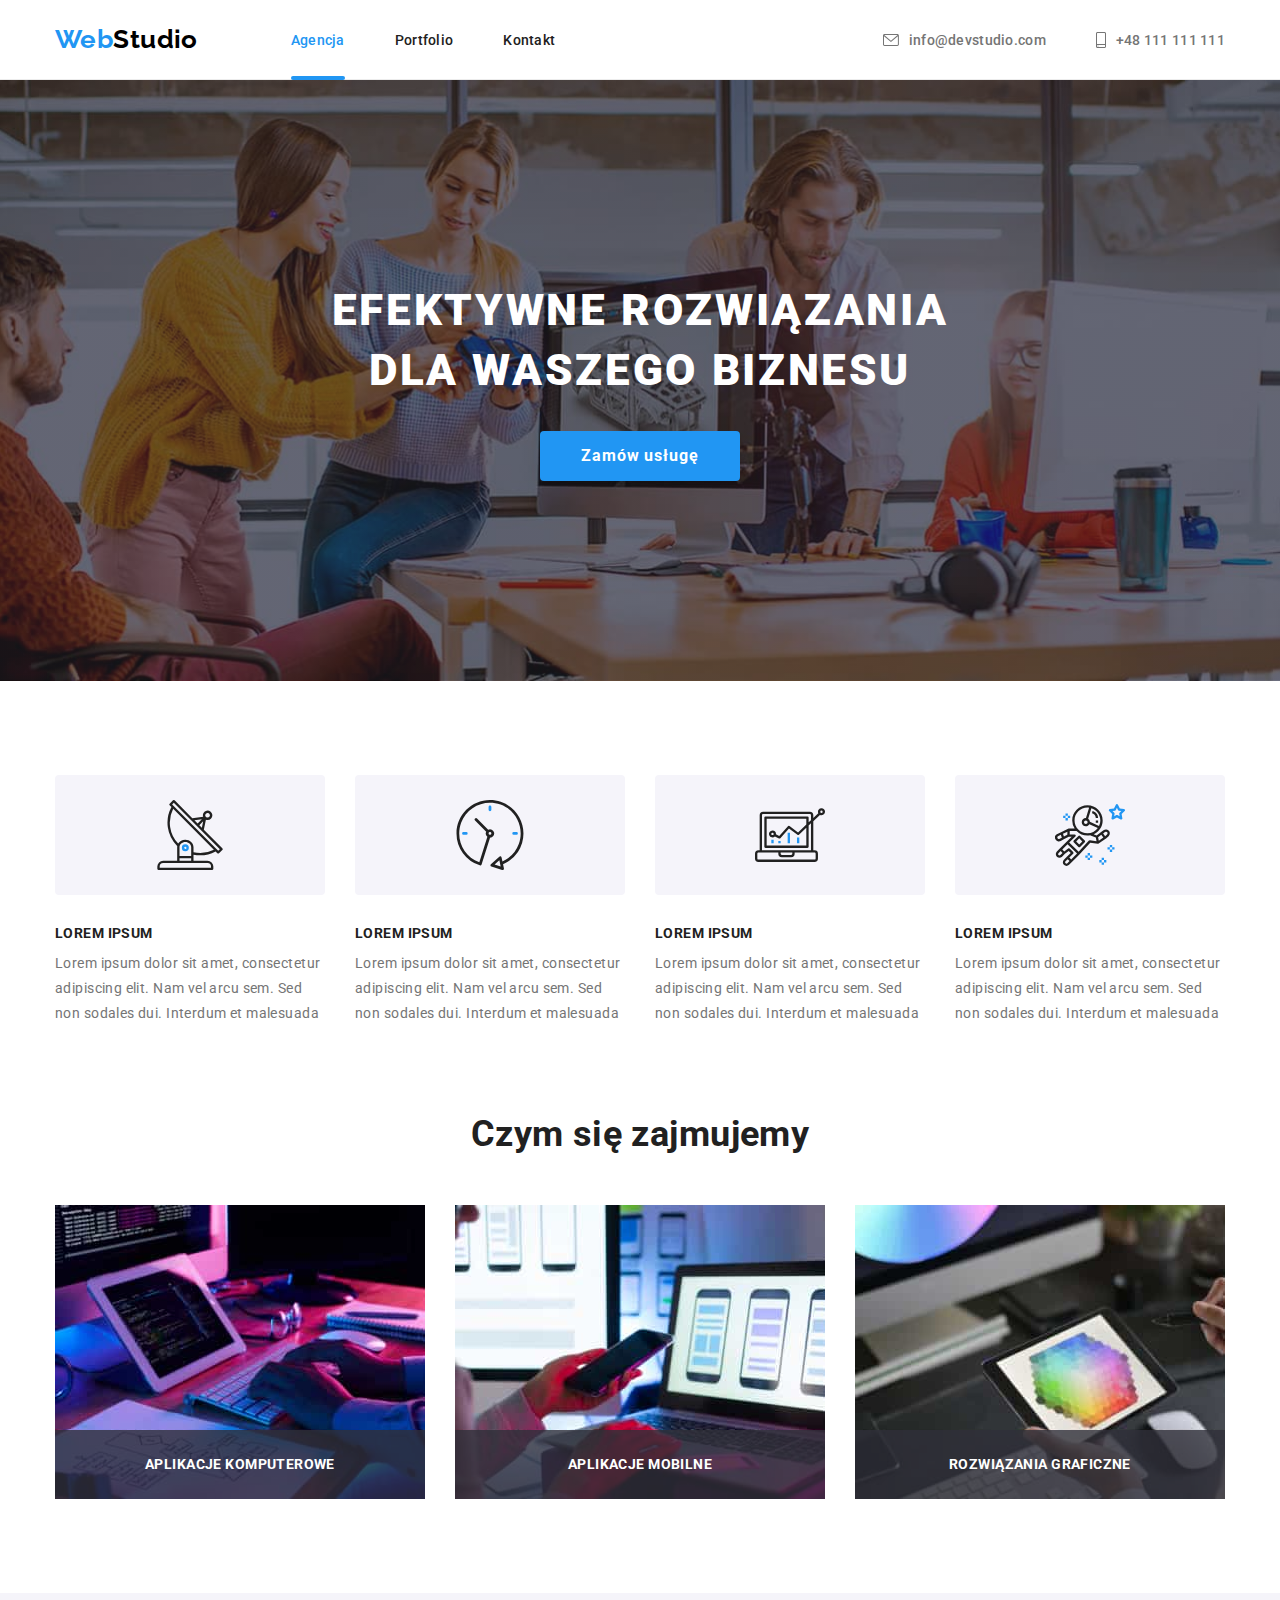
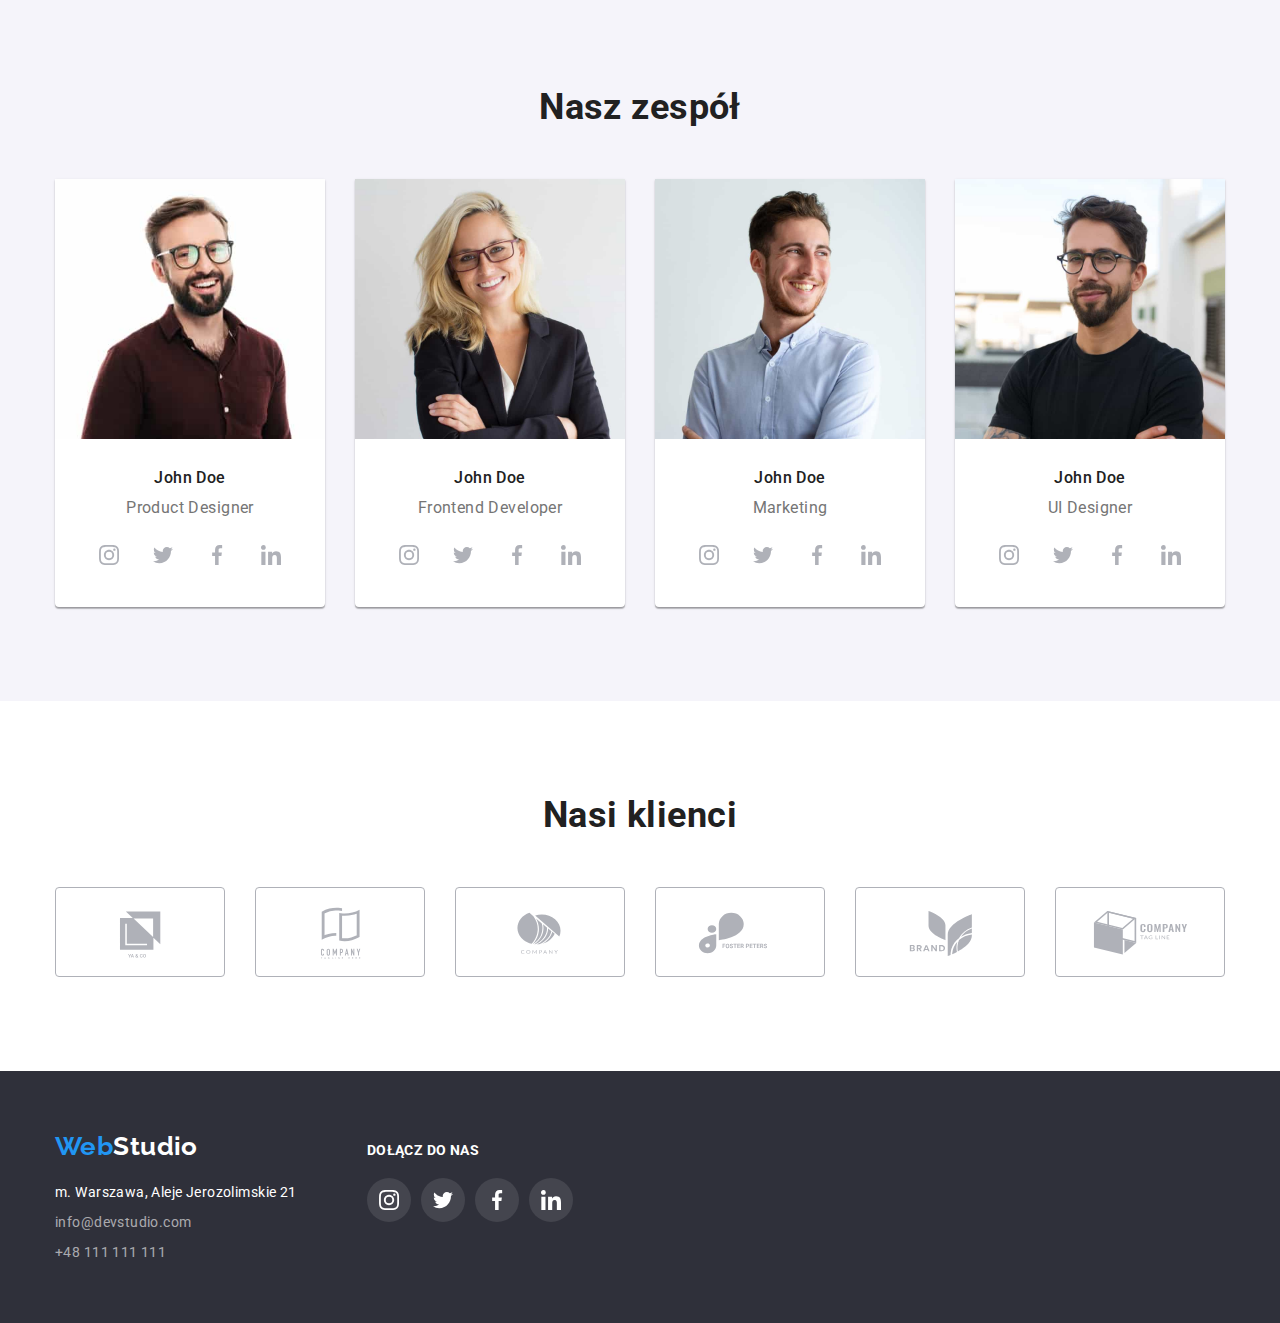
<file: index.html>
<!DOCTYPE html>
<html lang="pl">

<head>
  <meta charset="UTF-8" />
  <meta http-equiv="X-UA-Compatible" content="IE=edge" />
  <meta name="viewport" content="width=device-width, initial-scale=1.0" />
  <link rel="stylesheet"
    href="https://cdnjs.cloudflare.com/ajax/libs/modern-normalize/1.0.0/modern-normalize.min.css" />
  <link href="https://fonts.googleapis.com/css2?family=Raleway:wght@700&family=Roboto:wght@400;500;700;900&display=swap"
    rel="stylesheet">
  <link rel="stylesheet" href="./css/styles.css">
  <title>Studio</title>
</head>

<body>
  <!--header-->
  <header>
    <div class="container">
      <nav class="navigation">
        <a class="logo" href="./index.html"><span>Web</span><span class="logo-black">Studio</span></a>
        <ul class="list">
          <li>
            <a class="link current" href="./index.html">Agencja</a>
          </li>
          <li>
            <a class="link" href="./portfolio.html">Portfolio</a>
          </li>
          <li>
            <a class="link" href="">Kontakt</a>
          </li>
        </ul>
      </nav>
      <ul class="contact-header">
        <li>
          <a class="link" href="mailto:info@devstudio.com">
            <svg class="header-icon" width="16" height="12">
              <use href="./images/icons.svg#email-icon"></use>
            </svg>info@devstudio.com</a>
        </li>
        <li>
          <a class="link" href="tel:+48111111111"><svg class="header-icon" width="10" height="16">
              <use href="./images/icons.svg#smartphone-icon"></use>
            </svg>+48 111 111 111</a>
        </li>
      </ul>
    </div>
  </header>



  <main>
    <!--banner-->
    <div class="banner">
      <div class="container">
        <h1 class="tittle">EFEKTYWNE ROZWIĄZANIA DLA WASZEGO BIZNESU</h1>
        <button class="banner-button" data-modal-open type="button">Zamów usługę</button>
      </div>
    </div>

    <!--features-->
    <section class="features section">
      <div class="container">
        <ul class="list">
          <li>
            <div class="list-icon">
              <svg class="icon" width="70" height="70">
                <use href="./images/icons.svg#antenna-icon"></use>
              </svg>
            </div>
            <h3 class="title">LOREM IPSUM</h3>
            <p class="paragraph">
              Lorem ipsum dolor sit amet, consectetur adipiscing elit. Nam vel
              arcu sem. Sed non sodales dui. Interdum et malesuada
            </p>
          </li>
          <li>
            <div class="list-icon">
              <svg class="icon" width="70" height="70">
                <use href="./images/icons.svg#clock-icon"></use>
              </svg>
            </div>
            <h3 class="title">LOREM IPSUM</h3>
            <p class="paragraph">
              Lorem ipsum dolor sit amet, consectetur adipiscing elit. Nam vel
              arcu sem. Sed non sodales dui. Interdum et malesuada
            </p>
          </li>
          <li>
            <div class="list-icon">
              <svg class="icon" width="70" height="70">
                <use href="./images/icons.svg#diagram-icon"></use>
              </svg>
            </div>
            <h3 class="title">LOREM IPSUM</h3>
            <p class="paragraph">
              Lorem ipsum dolor sit amet, consectetur adipiscing elit. Nam vel
              arcu sem. Sed non sodales dui. Interdum et malesuada
            </p>
          </li>
          <li>
            <div class="list-icon">
              <svg class="icon" width="70" height="70">
                <use href="./images/icons.svg#astronaut-icon"></use>
              </svg>
            </div>
            <h3 class="title">LOREM IPSUM</h3>
            <p class="paragraph">
              Lorem ipsum dolor sit amet, consectetur adipiscing elit. Nam vel
              arcu sem. Sed non sodales dui. Interdum et malesuada
            </p>
          </li>
        </ul>
      </div>
    </section>
    <!--services-->
    <section class="services section">
      <div class="container">
        <h2 class="title">Czym się zajmujemy</h2>
        <ul class="list">
          <li>
            <img src="./images/web-ui-desinger.jpg" alt="web-ui-desinger" width="370" height="294" />
            <p class="description">
              Aplikacje komputerowe
            </p>
          </li>
          <li>
            <img src="./images/programer.jpg" alt="programer" width="370" height="294" />
            <p class="description">
              Aplikacje mobilne
            </p>
          </li>
          <li>
            <img src="./images/creative-artist.jpg" alt="creative-artist" width="370" height="294" />
            <p class="description">
              Rozwiązania graficzne
            </p>
          </li>
        </ul>
      </div>
    </section>
    <!--team-->
    <section class="team section">
      <div class="container">
        <h2 class="title">Nasz zespół</h2>
        <ul class="list">
          <li>
            <img src="./images/team-member-1.jpg" alt="team-member-1" width="270" height="260" />
            <div class="description">
              <h3 class="member-title">John Doe</h3>
              <p class="paragraph">Product Designer</p>
              <ul class="team-list-item-socialmedia">
                <li>
                  <a class="team-list-item-socialmedia-link" href="">
                    <span class="icon-socialmedia">
                      <svg width="20" height="20">
                        <use href="./images/icons.svg#instagram-icon"></use>
                      </svg>
                    </span>
                  </a>
                </li>
                <li>
                  <a class="team-list-item-socialmedia-link" href="">
                    <span class="icon-socialmedia">
                      <svg width="20" height="20">
                        <use href="./images/icons.svg#twitter-icon"></use>
                      </svg>
                    </span>
                  </a>
                </li>
                <li>
                  <a class="team-list-item-socialmedia-link" href="">
                    <span class="icon-socialmedia">
                      <svg width="20" height="20">
                        <use href="./images/icons.svg#facebook-icon"></use>
                      </svg>
                    </span>
                  </a>
                </li>
                <li>
                  <a class="team-list-item-socialmedia-link" href="">
                    <span class="icon-socialmedia">
                      <svg width="20" height="20">
                        <use href="./images/icons.svg#linkin-icon"></use>
                      </svg>
                    </span>
                  </a>
                </li>
              </ul>
            </div>

          </li>
          <li>
            <img src="./images/team-member-2.jpg" alt="team-member-2" width="270" height="260" />
            <div class="description">
              <h3 class="member-title">John Doe</h3>
              <p class="paragraph">Frontend Developer</p>
              <ul class="team-list-item-socialmedia">
                <li>
                  <a class="team-list-item-socialmedia-link" href="">
                    <span class="icon-socialmedia">
                      <svg width="20" height="20">
                        <use href="./images/icons.svg#instagram-icon"></use>
                      </svg>
                    </span>
                  </a>
                </li>
                <li>
                  <a class="team-list-item-socialmedia-link" href="">
                    <span class="icon-socialmedia">
                      <svg width="20" height="20">
                        <use href="./images/icons.svg#twitter-icon"></use>
                      </svg>
                    </span>
                  </a>
                </li>
                <li>
                  <a class="team-list-item-socialmedia-link" href="">
                    <span class="icon-socialmedia">
                      <svg width="20" height="20">
                        <use href="./images/icons.svg#facebook-icon"></use>
                      </svg>
                    </span>
                  </a>
                </li>
                <li>
                  <a class="team-list-item-socialmedia-link" href="">
                    <span class="icon-socialmedia">
                      <svg width="20" height="20">
                        <use href="./images/icons.svg#linkin-icon"></use>
                      </svg>
                    </span>
                  </a>
                </li>
              </ul>
            </div>

          </li>
          <li>
            <img src="./images/team-member-3.jpg" alt="team-member-3" width="270" height="260" />
            <div class="description">
              <h3 class="member-title">John Doe</h3>
              <p class="paragraph">Marketing</p>
              <ul class="team-list-item-socialmedia">
                <li>
                  <a class="team-list-item-socialmedia-link" href="">
                    <span class="icon-socialmedia">
                      <svg width="20" height="20">
                        <use href="./images/icons.svg#instagram-icon"></use>
                      </svg>
                    </span>
                  </a>
                </li>
                <li>
                  <a class="team-list-item-socialmedia-link" href="">
                    <span class="icon-socialmedia">
                      <svg width="20" height="20">
                        <use href="./images/icons.svg#twitter-icon"></use>
                      </svg>
                    </span>
                  </a>
                </li>
                <li>
                  <a class="team-list-item-socialmedia-link" href="">
                    <span class="icon-socialmedia">
                      <svg width="20" height="20">
                        <use href="./images/icons.svg#facebook-icon"></use>
                      </svg>
                    </span>
                  </a>
                </li>
                <li>
                  <a class="team-list-item-socialmedia-link" href="">
                    <span class="icon-socialmedia">
                      <svg width="20" height="20">
                        <use href="./images/icons.svg#linkin-icon"></use>
                      </svg>
                    </span>
                  </a>
                </li>
              </ul>
            </div>

          </li>
          <li>
            <img src="./images/team-member-4.jpg" alt="team-member-4" width="270" height="260" />
            <div class="description">
              <h3 class="member-title">John Doe</h3>
              <p class="paragraph">UI Designer</p>
              <ul class="team-list-item-socialmedia">
                <li>
                  <a class="team-list-item-socialmedia-link" href="">
                    <span class="icon-socialmedia">
                      <svg width="20" height="20">
                        <use href="./images/icons.svg#instagram-icon"></use>
                      </svg>
                    </span>
                  </a>
                </li>
                <li>
                  <a class="team-list-item-socialmedia-link" href="">
                    <span class="icon-socialmedia">
                      <svg width="20" height="20">
                        <use href="./images/icons.svg#twitter-icon"></use>
                      </svg>
                    </span>
                  </a>
                </li>
                <li>
                  <a class="team-list-item-socialmedia-link" href="">
                    <span class="icon-socialmedia">
                      <svg width="20" height="20">
                        <use href="./images/icons.svg#facebook-icon"></use>
                      </svg>
                    </span>
                  </a>
                </li>
                <li>
                  <a class="team-list-item-socialmedia-link" href="">
                    <span class="icon-socialmedia">
                      <svg width="20" height="20">
                        <use href="./images/icons.svg#linkin-icon"></use>
                      </svg>
                    </span>
                  </a>
                </li>
              </ul>
            </div>

          </li>
        </ul>
      </div>
    </section>

    <!--clients-->
    <section class="clients section">
      <div class="clients-container container">
        <h2 class="title">Nasi klienci</h2>
        <ul class="list">
          <li>
            <a class="clients-list-item-link" href="#">
              <svg class="icon-client">
                <use href="./images/icons.svg#company-icon-1" width="106" height="60" x="32" y="16"></use>
              </svg>
            </a>
          </li>
          <li>
            <a class="clients-list-item-link" href="#">
              <svg class="icon-client">
                <use href="./images/icons.svg#company-icon-2" width="106" height="60" x="32" y="16"></use>
              </svg>
            </a>
          </li>
          <li>
            <a class="clients-list-item-link" href="#">
              <svg class="icon-client">
                <use href="./images/icons.svg#company-icon-3" width="106" height="60" x="32" y="16"></use>
              </svg>
            </a>
          </li>
          <li>
            <a class="clients-list-item-link" href="#">
              <svg class="icon-client">
                <use href="./images/icons.svg#company-icon-4" width="106" height="60" x="32" y="16"></use>
              </svg>
            </a>
          </li>
          <li>
            <a class="clients-list-item-link" href="#">
              <svg class="icon-client">
                <use href="./images/icons.svg#company-icon-5" width="106" height="60" x="32" y="16"></use>
              </svg>
            </a>
          </li>
          <li>
            <a class="clients-list-item-link" href="#">
              <svg class="icon-client">
                <use href="./images/icons.svg#company-icon-6" width="106" height="60" x="32" y="16"></use>
              </svg>
            </a>
          </li>
        </ul>
      </div>

    </section>
  </main>

  <!--footer-->
  <footer>
    <div class="container">
      <div>
        <a class="logo" href="./index.html"><span>Web</span><span class="logo-white">Studio</span></a>
        <ul class="list">
          <li>
            <address>m. Warszawa, Aleje Jerozolimskie 21</address>
          </li>
          <li>
            <a class="link" href="mailto:info@devstudio.com">info@devstudio.com</a>
          </li>
          <li>
            <a class="link" href="tel:+48111111111">+48 111 111 111</a>
          </li>
        </ul>
      </div>

      <div class="contacts-socialmedia">
        <p class="paragraph">Dołącz do nas</p>
        <ul class="contacts-socialmedia-list">
          <li>
            <a class="socialmedia-link" href="#"><span class="icon-socialmedia">
                <svg width="20" height="20">
                  <use href="./images/icons.svg#instagram-icon"></use>
                </svg></span>
            </a>
          </li>
          <li>
            <a class="socialmedia-link" href="#"><span class="icon-socialmedia">
                <svg width="20" height="20">
                  <use href="./images/icons.svg#twitter-icon"></use>
                </svg></span>
            </a>
          </li>
          <li>
            <a class="socialmedia-link" href="#"><span class="icon-socialmedia">
                <svg width="20" height="20">
                  <use href="./images/icons.svg#facebook-icon"></use>
                </svg></span>
            </a>
          </li>
          <li>
            <a class="socialmedia-link" href="#"><span class="icon-socialmedia">
                <svg width="20" height="20">
                  <use href="./images/icons.svg#linkin-icon"></use>
                </svg></span>
            </a>
          </li>
        </ul>
      </div>
    </div>

  </footer>

  <!--modal-->
  <div class="backdrop is-hidden" data-modal>
    <div class="modal">
      <button class="button-modal-close" data-modal-close>
        <svg class="close-icon" width="30" height="30">
          <use href="./images/icons.svg#x"></use>
        </svg>
      </button>
    </div>
  </div>

  <script src="./js/modal.js"></script>



</body>

</html>
</file>
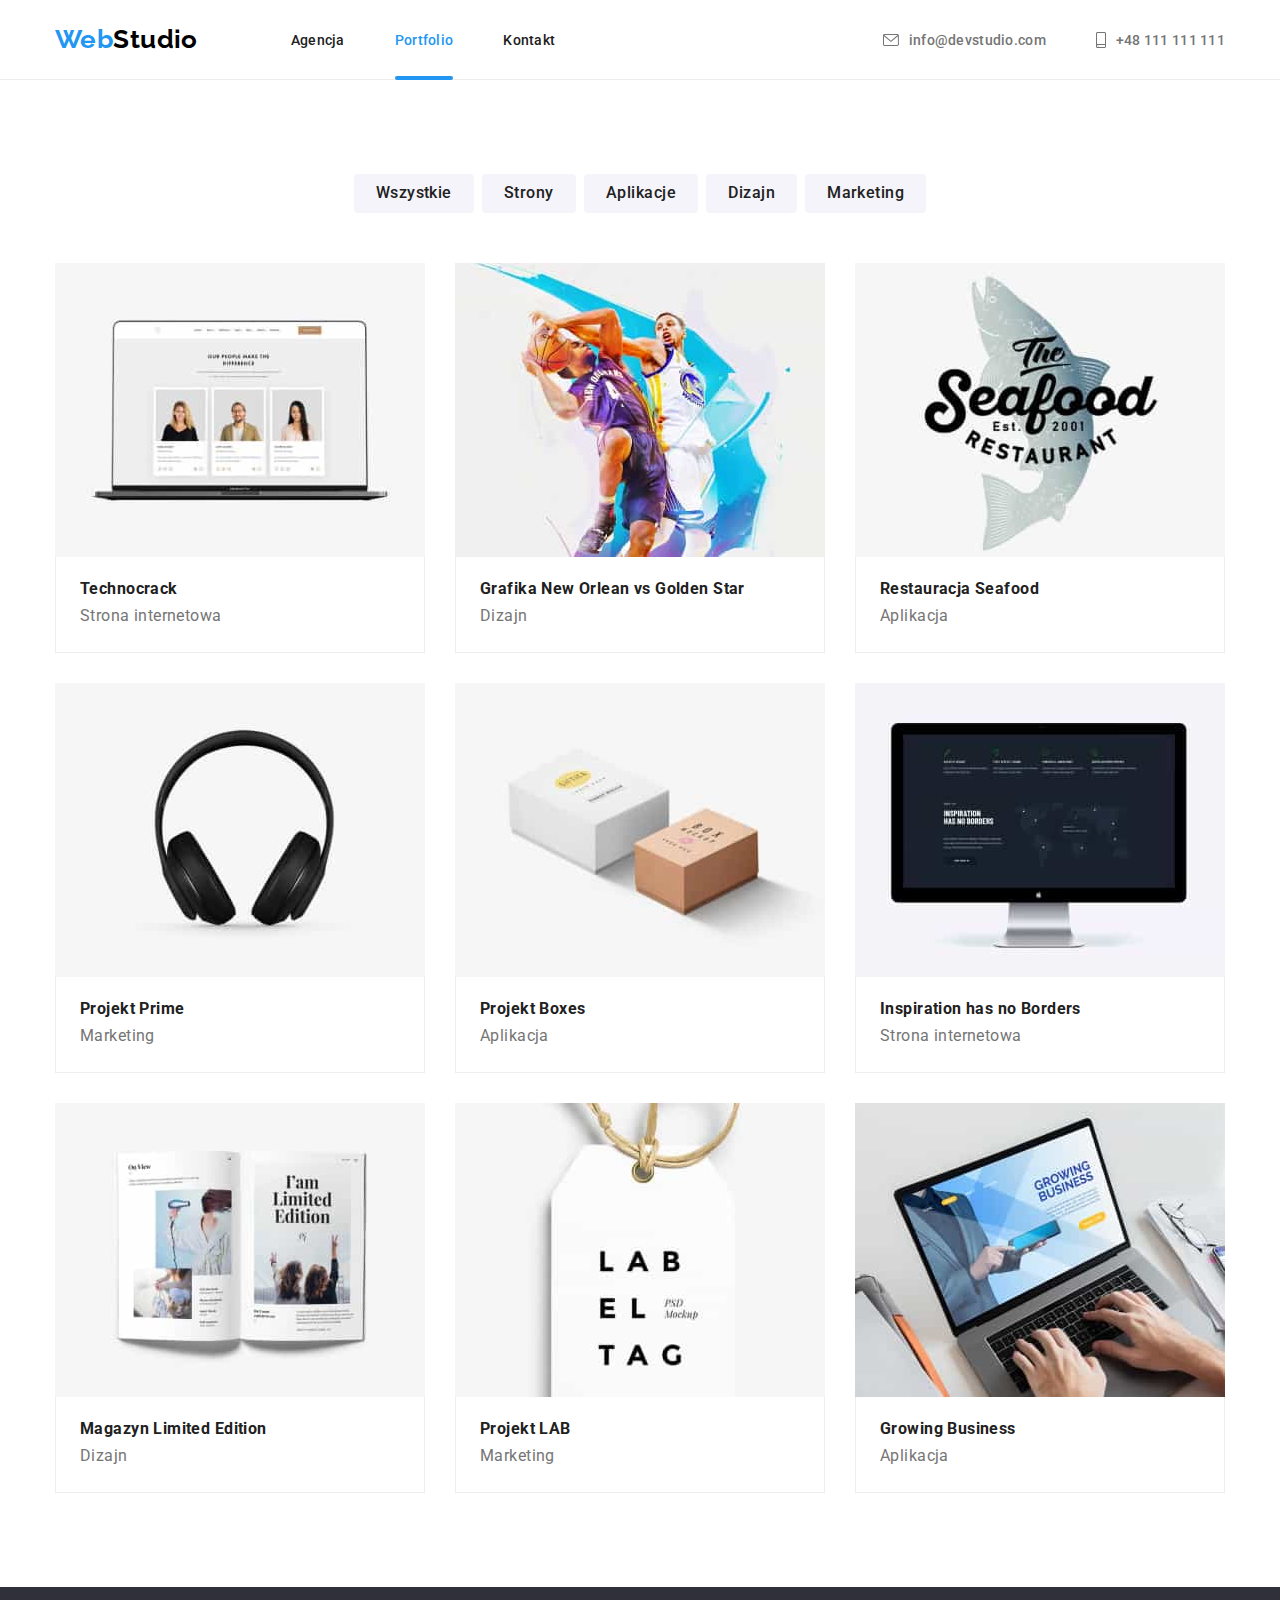
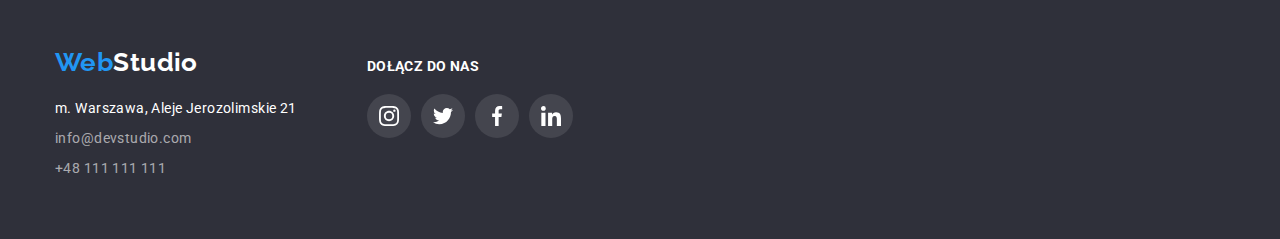
<file: portfolio.html>
<!DOCTYPE html>
<html lang="pl">

<head>
    <meta charset="UTF-8" />
    <meta http-equiv="X-UA-Compatible" content="IE=edge" />
    <meta name="viewport" content="width=device-width, initial-scale=1.0" />
    <link rel="stylesheet"
        href="https://cdnjs.cloudflare.com/ajax/libs/modern-normalize/1.0.0/modern-normalize.min.css" />
    <link
        href="https://fonts.googleapis.com/css2?family=Raleway:wght@700&family=Roboto:wght@400;500;700;900&display=swap"
        rel="stylesheet">
    <link rel="stylesheet" href="./css/styles.css">
    <title>Portfolio</title>
</head>

<body>
    <!--header-->
    <header>
        <div class="container">
            <nav class="navigation">
                <a class="logo" href="./index.html"><span>Web</span><span class="logo-black">Studio</span></a>
                <ul class="list">
                    <li>
                        <a class="link" href="./index.html">Agencja</a>
                    </li>
                    <li>
                        <a class="link current" href="./portfolio.html">Portfolio</a>
                    </li>
                    <li>
                        <a class="link" href="">Kontakt</a>
                    </li>
                </ul>
            </nav>
            <ul class="contact-header">
                <li>
                    <a class="link" href="mailto:info@devstudio.com">
                        <svg class="header-icon" width="16" height="12">
                            <use xlink:href="./images/icons.svg#email-icon"></use>
                        </svg>info@devstudio.com</a>
                </li>
                <li>
                    <a class="link" href="tel:+48111111111"><svg class="header-icon" width="10" height="16">
                            <use xlink:href="./images/icons.svg#smartphone-icon"></use>
                        </svg>+48 111 111 111</a>
                </li>
            </ul>
        </div>
    </header>


    <main>
        <section class="gallery section">

            <div class="container">
                <ul class="gallery-elements-sort">
                    <li><button type="button">Wszystkie</button></li>
                    <li><button type="button">Strony</button></li>
                    <li><button type="button">Aplikacje</button></li>
                    <li><button type="button">Dizajn</button></li>
                    <li><button type="button">Marketing</button></li>
                </ul>

                <ul class="gallery-elements">
                    <li>
                        <a class="link" href="#">
                            <div class="overlay">
                                <img src="./images/portfolio-1.jpg" alt="Strona intenrnetowa Technocrack" width=370
                                    height=294>
                                <p class="overlay-text">
                                    Technocrack jest popularną platformą wykorzystywaną do rozpowszechniania
                                    koronawirusa. Firmy wykorzystują tę platformę
                                    do celów szpiegowskich i ataków na niezabezpieczone serwery konkurencji
                                </p>
                            </div>

                            <div class="description">
                                <h3 class="tittle">Technocrack</h3>
                                <p class="paragraph">Strona internetowa</p>
                            </div>

                        </a>
                    </li>
                    <li>
                        <a class="link" href="#">
                            <div class="overlay">
                                <img src="./images/portfolio-2.jpg" alt="Dwóch mężczyzn grajacych w koszykówkę"
                                    width=370 height=294>
                                <p class="overlay-text">
                                    Technocrack jest popularną platformą wykorzystywaną do rozpowszechniania
                                    koronawirusa. Firmy wykorzystują tę platformę
                                    do celów szpiegowskich i ataków na niezabezpieczone serwery konkurencji
                                </p>
                            </div>

                            <div class="description">
                                <h3 class="tittle">Grafika New Orlean vs Golden Star</h3>
                                <p class="paragraph">Dizajn</p>
                            </div>

                        </a>
                    </li>
                    <li>
                        <a class="link" href="#">
                            <div class="overlay">
                                <img src="./images/portfolio-3.jpg" alt="Logo firmy z rybą" width=370 height=294>
                                <p class="overlay-text">
                                    Technocrack jest popularną platformą wykorzystywaną do rozpowszechniania
                                    koronawirusa. Firmy wykorzystują tę platformę
                                    do celów szpiegowskich i ataków na niezabezpieczone serwery konkurencji
                                </p>
                            </div>

                            <div class="description">
                                <h3 class="tittle">Restauracja Seafood</h3>
                                <p class="paragraph">Aplikacja</p>
                            </div>

                        </a>
                    </li>
                    <li>
                        <a class="link" href="#">
                            <div class="overlay">
                                <img src="./images/portfolio-4.jpg" alt="Zdjęcie czarnych słuchawek" width=370
                                    height=294>
                                <p class="overlay-text">
                                    Technocrack jest popularną platformą wykorzystywaną do rozpowszechniania
                                    koronawirusa. Firmy wykorzystują tę platformę
                                    do celów szpiegowskich i ataków na niezabezpieczone serwery konkurencji
                                </p>
                            </div>

                            <div class="description">
                                <h3 class="tittle">Projekt Prime</h3>
                                <p class="paragraph">Marketing</p>
                            </div>

                        </a>
                    </li>
                    <li>
                        <a class="link" href="#">
                            <div class="overlay">
                                <img src="./images/portfolio-5.jpg" alt="Dwie paczki" width=370 height=294>
                                <p class="overlay-text">
                                    Technocrack jest popularną platformą wykorzystywaną do rozpowszechniania
                                    koronawirusa. Firmy wykorzystują tę platformę
                                    do celów szpiegowskich i ataków na niezabezpieczone serwery konkurencji
                                </p>
                            </div>

                            <div class="description">
                                <h3 class="tittle">Projekt Boxes</h3>
                                <p class="paragraph">Aplikacja</p>
                            </div>

                        </a>
                    </li>
                    <li>
                        <a class="link" href="#">
                            <div class="overlay">
                                <img src="./images/portfolio-6.jpg" alt="Monitor przedstawiający stronę WWW" width=370
                                    height=294>
                                <p class="overlay-text">
                                    Technocrack jest popularną platformą wykorzystywaną do rozpowszechniania
                                    koronawirusa. Firmy wykorzystują tę platformę
                                    do celów szpiegowskich i ataków na niezabezpieczone serwery konkurencji
                                </p>
                            </div>

                            <div class="description">
                                <h3 class="tittle">Inspiration has no Borders</h3>
                                <p class="paragraph">Strona internetowa</p>
                            </div>

                        </a>
                    </li>
                    <li>
                        <a class="link" href="#">
                            <div class="overlay">
                                <img src="./images/portfolio-7.jpg" alt="Magazyn z kolorowymi obrazkami" width=370
                                    height=294>
                                <p class="overlay-text">
                                    Technocrack jest popularną platformą wykorzystywaną do rozpowszechniania
                                    koronawirusa. Firmy wykorzystują tę platformę
                                    do celów szpiegowskich i ataków na niezabezpieczone serwery konkurencji
                                </p>
                            </div>

                            <div class="description">
                                <h3 class="tittle">Magazyn Limited Edition</h3>
                                <p class="paragraph">Dizajn</p>
                            </div>

                        </a>
                    </li>
                    <li>
                        <a class="link" href="#">
                            <div class="overlay">
                                <img src="./images/portfolio-8.jpg" alt="Magazyn z kolorowymi obrazkami" width=370
                                    height=294>
                                <p class="overlay-text">
                                    Technocrack jest popularną platformą wykorzystywaną do rozpowszechniania
                                    koronawirusa. Firmy wykorzystują tę platformę
                                    do celów szpiegowskich i ataków na niezabezpieczone serwery konkurencji
                                </p>
                            </div>

                            <div class="description">
                                <h3 class="tittle">Projekt LAB</h3>
                                <p class="paragraph">Marketing</p>
                            </div>

                        </a>
                    </li>
                    <li>
                        <a class="link" href="#">
                            <div class="overlay">
                                <img src="./images/portfolio-9.jpg"
                                    alt="Laptop, na którego wyświatlaczu widać aplikacje" width=370 height=294>
                                <p class="overlay-text">
                                    Technocrack jest popularną platformą wykorzystywaną do rozpowszechniania
                                    koronawirusa. Firmy wykorzystują tę platformę
                                    do celów szpiegowskich i ataków na niezabezpieczone serwery konkurencji
                                </p>
                            </div>

                            <div class="description">
                                <h3 class="tittle">Growing Business</h3>
                                <p class="paragraph">Aplikacja</p>
                            </div>

                        </a>
                    </li>
                </ul>
            </div>
        </section>
    </main>

    <!--footer-->
    <footer>
        <div class="container">
            <div><a class="logo" href="./index.html"><span>Web</span><span class="logo-white">Studio</span></a>
                <ul class="list">
                    <li>
                        <address>m. Warszawa, Aleje Jerozolimskie 21</address>
                    </li>
                    <li>
                        <a class="link" href="mailto:info@devstudio.com">info@devstudio.com</a>
                    </li>
                    <li>
                        <a class="link" href="tel:+48111111111">+48 111 111 111</a>
                    </li>
                </ul>
            </div>

            <div class="contacts-socialmedia">
                <p class="paragraph">Dołącz do nas</p>
                <ul class="contacts-socialmedia-list">
                    <li>
                        <a class="socialmedia-link" href="#"><span class="icon-socialmedia">
                                <svg width="20" height="20">
                                    <use href="./images/icons.svg#instagram-icon"></use>
                                </svg></span>
                        </a>
                    </li>
                    <li>
                        <a class="socialmedia-link" href="#"><span class="icon-socialmedia">
                                <svg width="20" height="20">
                                    <use href="./images/icons.svg#twitter-icon"></use>
                                </svg></span>
                        </a>
                    </li>
                    <li>
                        <a class="socialmedia-link" href="#"><span class="icon-socialmedia">
                                <svg width="20" height="20">
                                    <use href="./images/icons.svg#facebook-icon"></use>
                                </svg></span>
                        </a>
                    </li>
                    <li>
                        <a class="socialmedia-link" href="#"><span class="icon-socialmedia">
                                <svg width="20" height="20">
                                    <use href="./images/icons.svg#linkin-icon"></use>
                                </svg></span>
                        </a>
                    </li>
                </ul>
            </div>
        </div>

    </footer>
</body>

</html>
</file>
<file: css/styles.css>
:root {
    --blue-color: #2196f3;
    --main-color: #212121;
    --gray-color: #757575;
    --white-color: #ffffff;
    --black-color: #000000;
    --background-dark-color: #2f303a;
    --background-light-color: #f5f4fa;
    --element-border-color:#eeeeee;
    --contacts-footer-link-color:rgba(255, 255, 255, 0.6);
    --header-border-color: #ececec;
    --gallery-element-border-color: #eeeeee;
    --overlay-card-color: rgba(33, 150, 243, 0.9);
    --services-description-color: rgba(47, 48, 58, 0.8);
    --icon-color: #afb1b8;
    --footer-icon-color: rgba(255, 255, 255, 0.1);
    --button-modal-close: rgba(0, 0, 0, 0.1);
    --modal-overlay-color: rgba(0, 0, 0, 0.2);
    --team-member-shadow: 0px 1px 3px rgba(0, 0, 0, 0.12), 0px 1px 1px rgba(0, 0, 0, 0.14),
            0px 2px 1px rgba(0, 0, 0, 0.2);
    --banner-button-shadow: 0px 4px 4px rgba(0, 0, 0, 0.15);
    --portfolio-button-shadow: 0px 3px 1px rgba(0, 0, 0, 0.1), 0px 1px 2px rgba(0, 0, 0, 0.08),
            0px 2px 2px rgba(0, 0, 0, 0.12);
    --gallery-link-shadow: 0px 1px 1px rgba(0, 0, 0, 0.12),
            0px 4px 4px rgba(0, 0, 0, 0.06), 1px 4px 6px rgba(0, 0, 0, 0.16);

    --large-padding: 94px;
    --list-gap: 30px;

    --banner-gradient: linear-gradient(to bottom,
                rgba(47, 48, 58, 0.4),
                rgba(47, 48, 58, 0.4));
}

/*body style*/
body {
    background-color: var(--white-color);
    color: var(--main-color);
    font-family: "Roboto","Raleway",sans-serif;
    font-style: normal;
    font-size: 14px;
    line-height: 1.5;
    letter-spacing: 0.03em;
}

h1,
h2,
h3,
h4,
h5,
h6,
p,
ul {
    display: flex;
    padding: 0;
    margin: 0;
}

img {
    display: block;
    max-width: 100%;
    padding: 0;
    margin: 0;
}

li {
    list-style: none;
}

/*body end*/

/*container*/

.container {
    display: flex;
    flex-wrap: wrap;
    width: 1200px;
    padding-left: 15px;
    padding-right: 15px;
    margin: 0px auto;
}

/*container end*/

/*section*/

.section {
    padding-top: var(--large-padding);
    padding-bottom: var(--large-padding);
}

/*section end*/

/*header*/
header {
    border-bottom: 1px solid var(--header-border-color);
}

header .container {
    align-items: center;
    justify-content: space-between;
}

/*logo style*/

.logo {
    font-family: "Raleway",sans-serif;
    font-style: normal;
    font-weight: 700;
    font-size: 26px;
    line-height: 1.2;
    color: var(--blue-color);
    text-decoration: none;
}

.logo-white {
    color: var(--white-color);
}

.logo-black {
    color: var(--black-color);
}

header .logo {
    padding-top: 24px;
    padding-bottom: 24px;
}

.header-icon {
  margin: 0 10px 0 0;
  fill: currentColor;
}

/*logo end*/

/*navigation-style*/

.navigation {
    display: flex;
    align-items: center;
}

.navigation .list{
    font-style: normal;
    font-weight: 500;
    font-size: 14px;
    line-height: 1.15;
    letter-spacing: 0.02em;
    margin-left: 93px;
}

.navigation .list>li:not(:last-child) {
    margin-right: 50px;
}

.navigation .list>li {
    display: flex;
    margin-top: -32px;
    margin-bottom: -32px;
}

.navigation .list .link {
    display: block;
    padding-top: 32px;
    padding-bottom: 32px;
    position: relative;
    text-decoration: none;
    color: var(--main-color);
    transition: color 250ms cubic-bezier(0.4, 0, 0.2, 1);
}

.navigation .list .current {
    color: var(--blue-color);
}

.navigation .list .current::after {
    position: absolute;
    left: 0;
    bottom: 0;
    content: '';
    display: block;
    width: 100%;
    height: 4px;
    border-radius: 2px;
    background-color: var(--blue-color);
}

.navigation .list .link:focus,
.navigation .list .link:hover {
    color: var(--blue-color);
    outline-color: var(--blue-color);
}


/*navigation-style*/

/*contact style*/

.contact-header {
    display: flex;
    align-items: center;
    font-weight: 500;
    font-size: 14px;
    line-height: 1.15;
    letter-spacing: 0.02em;
    font-style: normal;

}

.contact-header>li {
    display: flex;
    margin-top: -32px;
    margin-bottom: -32px;
}

.contact-header>li:not(:last-child) {
    margin-right: 50px;
}

.contact-header .link {
    display: flex;
    align-items: center;
    padding-top: 32px;
    padding-bottom: 32px;
    text-decoration: none;
    color: var(--gray-color);
    transition: color 250ms cubic-bezier(0.4, 0, 0.2, 1);
}

.contact-header .link:hover,
.contact-header .link:focus {
    color: var(--blue-color);
}



/*contact end*/

/*============Index styles============*/

/*banner style*/

.banner {
    max-width: 1600px;
    padding: 200px 0;
    text-align: center;
    margin-left: auto;
    margin-right: auto;
    background-color: var(--background-dark-color);
    background-image: var(--banner-gradient), url(../images/banner-background.jpg);
    background-repeat: no-repeat;
    background-position: center;
    background-size: cover;
}

.banner .tittle{
    width: 696px;
    font-weight: 900;
    font-size: 44px;
    line-height: 1.37;
    letter-spacing: 0.06em;
    text-transform: uppercase;
    text-align: center;
    color: var(--white-color);
    justify-content: center;
    margin-left: auto;
    margin-right: auto;
    margin-bottom: 30px;
  
}

.banner .container{
    flex-direction: column;
}

.banner-button {
    font-family: "Roboto", sans-serif;
    font-style: normal;
    font-weight: 700;
    font-size: 16px;
    line-height: 1.88;
    letter-spacing: 0.06em;
    align-items: center;
    text-align: center;
    width: 200px;
    height: 50px;
    border-style: hidden;
    border-radius: 4px;
    cursor: pointer;
    color: var(--white-color);
    background-color: var(--blue-color);
    box-shadow: var(--banner-button-shadow);
    padding: 10px 32px;
    margin-left: auto;
    margin-right: auto;
}

/*banner end*/


/*modal*/

.backdrop {
    position: fixed;
    top: 0;
    left: 0;
    width: 100vw;
    height: 100vh;
    background-color: var(--modal-overlay-color);
    transition: opacity 250ms cubic-bezier(0.4, 0, 0.2, 1),
        visibility 250ms cubic-bezier(0.4, 0, 0.2, 1);
}

.backdrop.is-hidden {
    opacity: 0;
    visibility: hidden;
    pointer-events: none;
}

.modal {
    position: absolute;
    top: 50%;
    left: 50%;
    transform: translate(-50%, -50%);
    width: 528px;
    height: 581px;
    background-color: var(--white-color);
    border-radius: 4px;
}

.button-modal-close {
    position: absolute;
    display: flex;
    top: 8px;
    right: 8px;
    width: 30px;
    height: 30px;
    box-sizing: border-box;
    border: 1px solid var(--button-modal-close);
    background-color: var(--white-color);
    border-radius: 50%;
    cursor: pointer;
    transition: border-color 250ms cubic-bezier(0.4, 0, 0.2, 1),
        color 250ms cubic-bezier(0.4, 0, 0.2, 1);
}

.close-icon {
    width: 100%;
    height: 100%;
    fill: currentColor;
}

.button-modal-close:hover,
.button-modal-close:focus {
    border-color: var(--blue-color);
    color: var(--blue-color);
}

/*end modal*/

/*features style*/



.features .list {
    margin-left: calc(-1 * var(--list-gap));
    max-height: 101px;
}

.features .list>li {
    width: 270px;
    margin-left: var(--list-gap);
    flex-basis: calc(100% / 4);
}

.features .list .title {
    margin-bottom: 10px;
    font-weight: 700;
    font-size: 14px;
    line-height: 1.17;
    letter-spacing: 0.03em;
    text-transform: uppercase;
    text-align: center;
}

.features .list .paragraph {
    width: 270px;
    font-style: normal;
    font-weight: 400;
    font-size: 14px;
    line-height: 1.8;
    letter-spacing: 0.03em;
    color: var(--gray-color);
}

.features .list-icon {
    display: flex;
    height: 120px;
    align-items: center;
    justify-content: center;
    background-color: var(--background-light-color);
    border-radius: 4px;
    margin-bottom: 30px;
}
/*features end*/

/*services style*/

.services .container {
    flex-direction: column;
    padding-top: 50px;
}

.services .list {
    justify-content: space-between;
}
.services .title {
    justify-content: center;
    margin-left: auto;
    margin-right: auto;
    margin-bottom: 50px;
    font-weight: 700;
    font-size: 36px;
    line-height: 1.16;
    text-align: center;
}

.services .list>li {
    position: relative;
}

.services .description{
    position: absolute;
    display: flex;
    justify-content: center;
    left: 0;
    bottom: 0;
    width: 100%;
    padding: 27px 82px;
    line-height: 1.14;
    font-weight: 700;
    text-align: center;
    letter-spacing: 0.03em;
    text-transform: uppercase;
    color: var(--white-color);
    background-color: var(--services-description-color);
}

/*services end*/

/*team style*/
.team {
    background-color: var(--background-light-color);
}

.team .title {
    justify-content: center;
    margin-left: auto;
    margin-right: auto;
    margin-bottom: 50px;
    font-weight: 700;
    font-size: 36px;
    line-height: 1.16;
    text-align: center;
}

.team .list {
    margin-left: calc(-1 * var(--list-gap));
}

.team .list>li {
    width: auto;
    margin-left: var(--list-gap);
    flex-basis: calc(100% / 4);
    border-radius: 0px 0px 4px 4px;
    box-shadow: var(--team-member-shadow);
    background: var(--white-color);
}

.team .list .description {
    padding-top: 30px;
    padding-bottom: 30px;
}

.team .member-title {
    justify-content: center;
    font-weight: 500;
    font-size: 16px;
    line-height: 1.18;
    text-align: center;
    margin-bottom: 10px;
}

.team .paragraph {
    font-size: 16px;
    line-height: 1.19;
    justify-content: center;
    color: var(--gray-color);
    text-align: center;
}

.team-list-item-socialmedia {
    justify-content: center;
    margin-top: 16px;
    
}

.team-list-item-socialmedia>li:not(:last-child) {
    margin-right: 10px;
}

.team-list-item-socialmedia-link {
    display: flex;
}

.icon-socialmedia {
    width: 44px;
    height: 44px;
    padding: 12px;
    border-radius: 50%;
    background-color: var(--white-color);
    fill: var(--icon-color);
    justify-content: center;
    align-items: center;
     transition: background-color 250ms cubic-bezier(0.4, 0, 0.2, 1),
    color 250ms cubic-bezier(0.4, 0, 0.2, 1);
}

.team-list-item-socialmedia-link:focus .icon-socialmedia,
.team-list-item-socialmedia-link:hover .icon-socialmedia {
    background-color: var(--blue-color);
    fill: var(--white-color);
}
   
/*team end*/

/*clients*/
.clients .title{
    justify-content: center;
    margin-left: auto;
    margin-right: auto;
    margin-bottom: 50px;
    font-weight: 700;
    font-size: 36px;
    line-height: 1.16;
    text-align: center;

}

.clients .list {
    margin-left: calc(-1 * var(--list-gap));
}

.clients .list>li {
    margin-left: var(--list-gap);
    flex-basis: calc(100% / 6);
}

.clients-list-item-link {
    display: flex;
    width: 170px;
    height: 90px;
    border: 1px solid currentColor;
    border-radius: 4px;
    color: var(--icon-color);
    transition: color 250ms cubic-bezier(0.4, 0, 0.2, 1);
    
}

.clients-list-item-link .icon-client {
    width: 100%;
    height: 100%;
    fill: currentColor;
}

.clients-list-item-link:hover,
.clients-list-item-link:focus,
.clients-list-item-link:hover .icon-client,
.clients-list-item-link:focus .icon-client {
    color: var(--blue-color);
    outline-color: var(--blue-color);
    
}

/*clients end*/

/*============Index end============*/

/*============Portolio styles============*/

/*gallery start*/

.gallery .container{
    flex-direction: column;
}

.gallery-elements-sort {
    margin-bottom: 50px;
    margin-left: auto;
    margin-right: auto;
}

.gallery-elements-sort>li:not(:last-child) {
    margin-right: 8px;
}

.gallery-elements-sort button {
    font-family: "Roboto", sans-serif;
    font-weight: 500;
    font-size: 16px;
    line-height: 1.67;
    letter-spacing: 0.03em;
    font-style: normal;
    border-style: hidden;
    border-radius: 4px;
    padding: 6px 22px;
    color: var(--main-color);
    background-color: var(--background-light-color);
    cursor: pointer;
    transition: color 250ms cubic-bezier(0.4, 0, 0.2, 1),
                background-color 250ms cubic-bezier(0.4, 0, 0.2, 1),
                box-shadow 250ms cubic-bezier(0.4, 0, 0.2, 1);
}

.gallery-elements-sort button:hover,
.gallery-elements-sort button:focus,
.gallery-elements-sort button:active {
    color: var(--white-color);
    background-color: var(--blue-color);
    box-shadow: var(--portfolio-button-shadow);
}

.gallery-elements{
    flex-wrap: wrap;
    margin-top: calc(-1 * var(--list-gap));
    margin-left: calc(-1 * var(--list-gap));
}

.gallery-elements .description {
    padding: 20px 24px;
    border: 1px solid var(--gallery-element-border-color);
    border-top: none;
}

.gallery-elements>li {
    flex-basis: calc(100% / 3);
    margin-left: var(--list-gap);
    margin-top: var(--list-gap);
    max-width: 370px;
    background: var(--white-color);
    box-sizing: border-box;
}


.gallery-elements .link {
    display: inline-block;
    padding: 0px;
    margin: 0px;
    text-decoration: none;
    color: var(--main-color);
    max-width: 370px;
    transition: box-shadow 250ms cubic-bezier(0.4, 0, 0.2, 1);
}

.gallery-elements .link:hover,
.gallery-elements .link:focus {
    box-shadow: var(--gallery-link-shadow);
}

.gallery-elements .paragraph{
    font-weight: 400;
    font-size: 16px;
    line-height: 1.9;
    display: block;
    color: var(--gray-color);
}

.gallery-elements .title {
    display: block;
    margin-bottom: 4px;
    font-weight: 700;
    font-size: 18px;
    line-height: 2;
    letter-spacing: 0.06em;
}

.overlay{
    position: relative;
    height: 100%;
    overflow: hidden;
}

.overlay-text {
    position: absolute;
    display: inline-block;
    bottom: 0;
    width: 100%;
    height: 100%;
    padding: 49px 45px 49px 24px;
    overflow: hidden;
    font-size: 18px;
    line-height: 1.56;
    color: var(--white-color);
    background-color: var(--overlay-card-color);
    transform: translateY(101%);
    transition: transform 250ms cubic-bezier(0.4, 0, 0.2, 1);
}

/*.overlay-text:hover,*/
.gallery .link:hover .overlay-text,
.gallery .link:focus .overlay-text {
    transform: translateY(0%);
}

/*gallery end*/

/*============Portfolio end============*/


/*footer style*/
footer{
    color: var(--white-color);
    font-size: 14px;
    line-height: 1.5;
    letter-spacing: 0.03em;
    background-color: var(--background-dark-color);
    padding-top: 60px;
    padding-bottom: 60px;
}

footer .container {
    flex-direction: row;
    align-items: baseline;
}

footer .list {
    flex-direction: column;
    margin-top: 20px;
}

footer .list>li:not(:last-child) {
    margin-bottom: 9px;
}

footer address {
    font-style: normal;
}

footer .link {
    text-decoration: none;
    color: var(--contacts-footer-link-color);
    transition: color 250ms cubic-bezier(0.4, 0, 0.2, 1);
}

footer .link:hover,
footer .link:focus {
    color: var(--blue-color);
}

.contacts-socialmedia{
    padding-left: 70px;
}

.contacts-socialmedia .paragraph {
    margin-bottom: 20px;
    font-weight: 700;
    font-size: 14px;
    line-height: 1.15;
    letter-spacing: 0.03em;
    text-transform: uppercase;
    color: var(--white-color);
}


.socialmedia-link .icon-socialmedia {
    display: block;
    fill: var(--white-color);
    justify-content: center;
    align-items: center;
    background-color: var(--footer-icon-color);
}

.contacts-socialmedia-list>li:not(:last-child) {
    margin-right: 10px;
}

.socialmedia-link:hover .icon-socialmedia,
.socialmedia-link:focus .icon-socialmedia {
    background-color: var(--blue-color);
    fill: var(--white-color);
}

/*footer end*/
</file>
